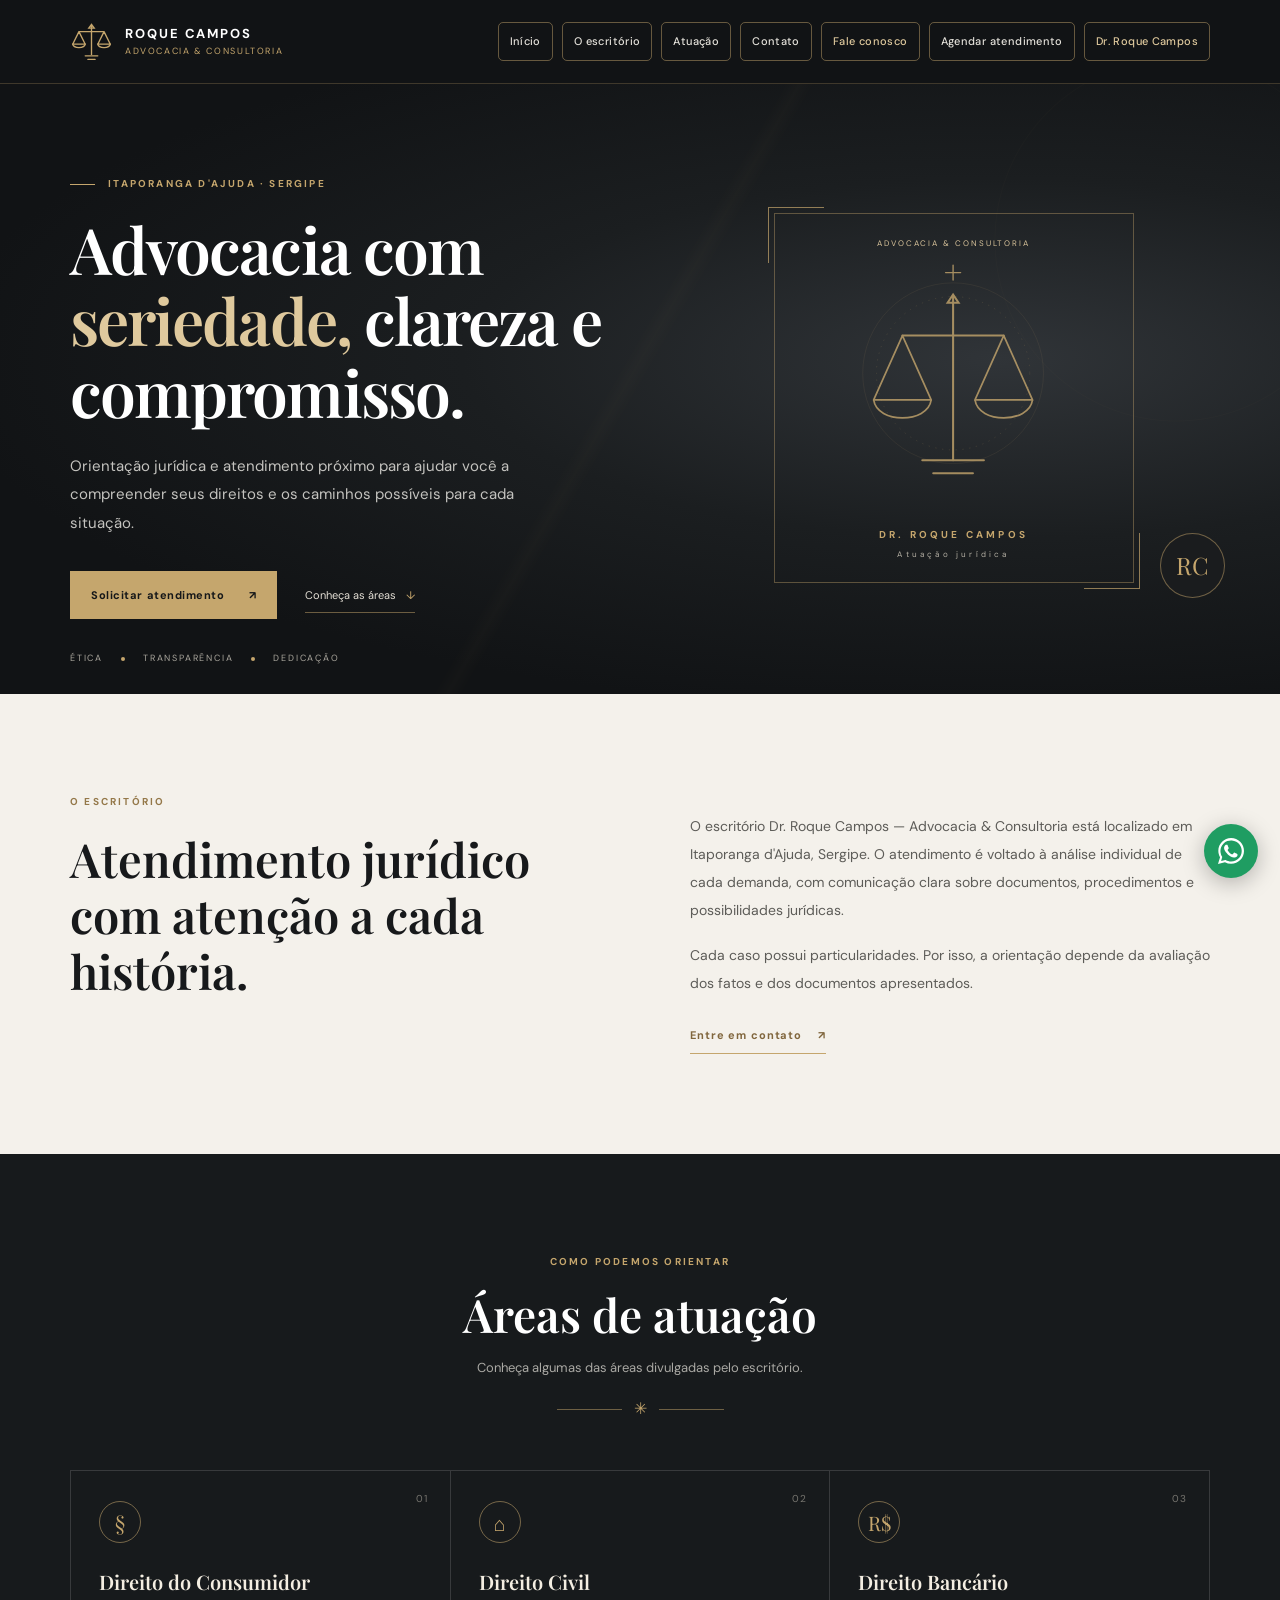
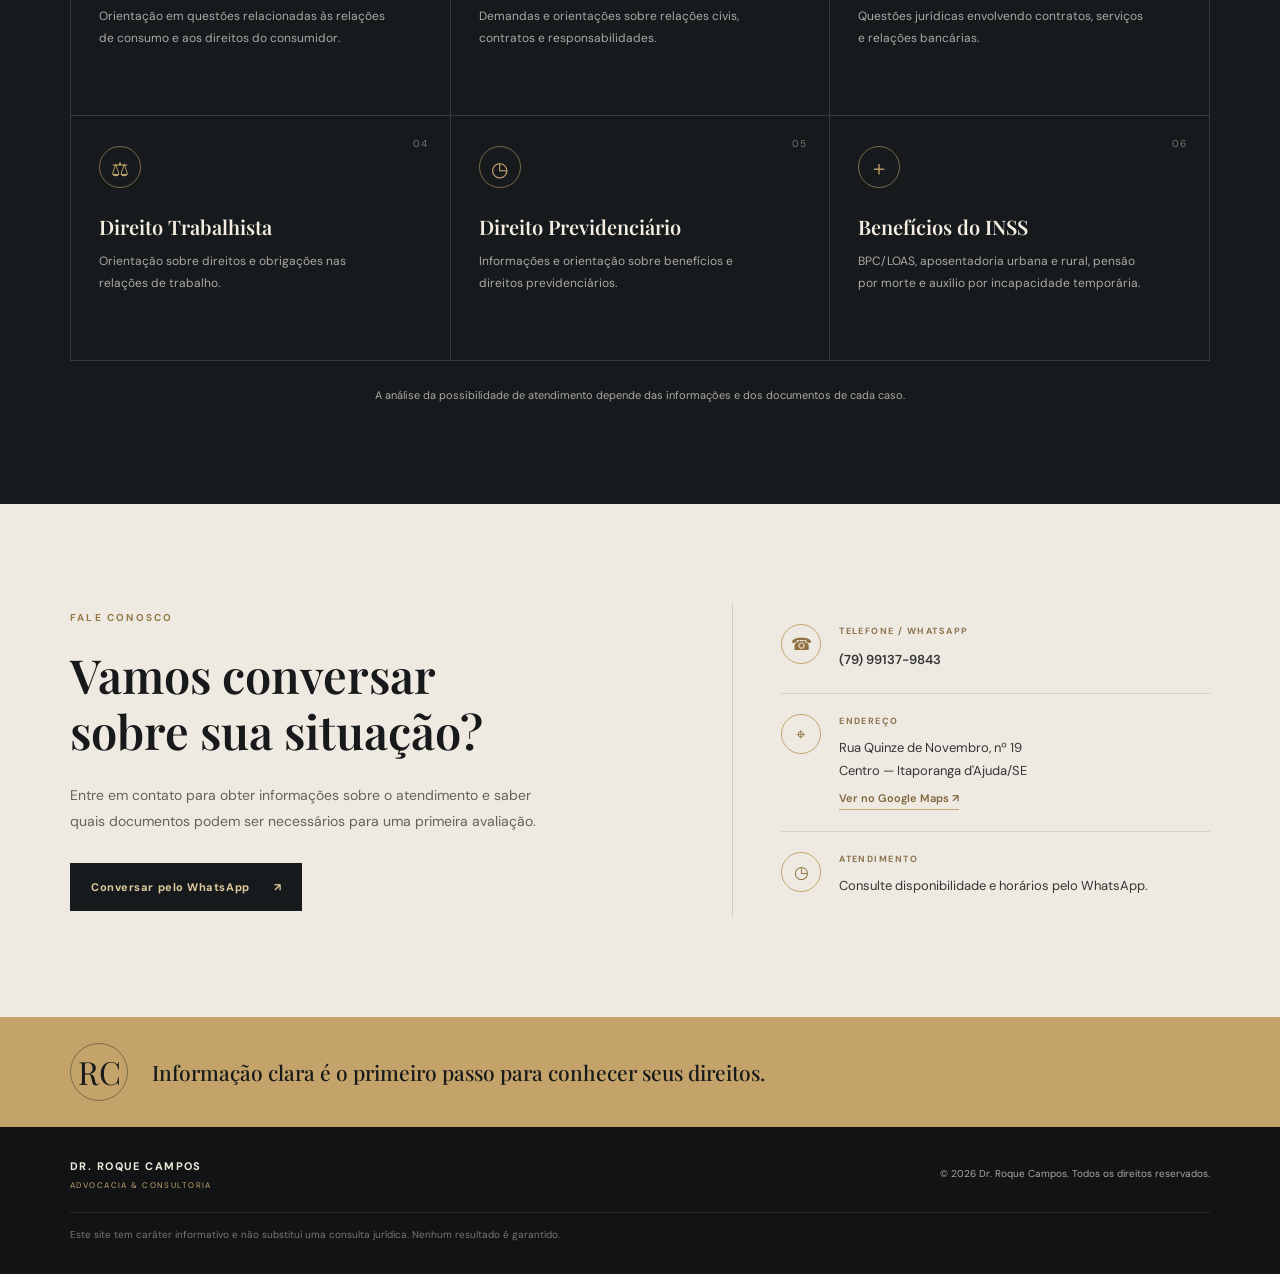
<file: index.html>
<!DOCTYPE html>
<html lang="pt-BR">
<head>
  <meta charset="UTF-8">
  <meta name="viewport" content="width=device-width, initial-scale=1.0">
  <meta name="theme-color" content="#111315">
  <meta name="description" content="Dr. Roque Campos — Advocacia & Consultoria em Itaporanga d'Ajuda, Sergipe. Atendimento em Direito do Consumidor, Civil, Bancário, Trabalhista e Previdenciário.">
  <title>Dr. Roque Campos | Advocacia & Consultoria</title>
  <link rel="preconnect" href="https://fonts.googleapis.com">
  <link rel="preconnect" href="https://fonts.gstatic.com" crossorigin>
  <link href="https://fonts.googleapis.com/css2?family=DM+Sans:wght@400;500;600;700&family=Playfair+Display:wght@500;600;700&display=swap" rel="stylesheet">
  <link rel="stylesheet" href="style.css">
</head>
<body>
  <a class="skip-link" href="#inicio">Pular para o conteúdo</a>
  <header class="site-header">
    <div class="container nav-wrap">
      <a class="brand" href="#inicio" aria-label="Dr. Roque Campos — início">
        <span class="brand-mark" aria-hidden="true">
          <svg viewBox="0 0 48 48" fill="none">
            <path d="M24 5v34M10 13h28M24 5l-3 4h6l-3-4Z" stroke="currentColor" stroke-width="1.5"/>
            <path d="m10 13-7 14h14L10 13Zm28 0-7 14h14L38 13Z" stroke="currentColor" stroke-width="1.5" stroke-linejoin="round"/>
            <path d="M3 27c1 5 13 5 14 0M31 27c1 5 13 5 14 0M17 40h14M20 44h8" stroke="currentColor" stroke-width="1.5" stroke-linecap="round"/>
          </svg>
        </span>
        <span class="brand-copy"><strong>ROQUE CAMPOS</strong><small>ADVOCACIA &amp; CONSULTORIA</small></span>
      </a>
      <button class="menu-toggle" aria-label="Abrir menu" aria-expanded="false" aria-controls="main-nav">
        <span></span><span></span><span></span>
      </button>
      <nav id="main-nav" class="main-nav" aria-label="Navegação principal">
        <a href="#inicio">Início</a>
        <a href="#escritorio">O escritório</a>
        <a href="#atuacao">Atuação</a>
        <a href="#contato">Contato</a>
        <a class="nav-cta" href="https://wa.me/5579991379843" target="_blank" rel="noopener">Fale conosco</a>
        <a href="agendamento.html">Agendar atendimento</a>
        <a class="nav-cta" href="admin-v2.html">Dr. Roque Campos</a>
      </nav>
    </div>
  </header>

  <main>
    <section class="hero" id="inicio">
      <div class="hero-pattern" aria-hidden="true"></div>
      <div class="container hero-grid">
        <div class="hero-content">
          <p class="eyebrow"><span></span> ITAPORANGA D'AJUDA · SERGIPE</p>
          <h1>Advocacia com <em>seriedade,</em> clareza e compromisso.</h1>
          <p class="hero-lead">Orientação jurídica e atendimento próximo para ajudar você a compreender seus direitos e os caminhos possíveis para cada situação.</p>
          <div class="hero-actions">
            <a class="button button-gold" href="https://wa.me/5579991379843?text=Ol%C3%A1%2C%20gostaria%20de%20mais%20informa%C3%A7%C3%B5es%20sobre%20o%20atendimento." target="_blank" rel="noopener">Solicitar atendimento <span aria-hidden="true">↗</span></a>
            <a class="text-link" href="#atuacao">Conheça as áreas <span aria-hidden="true">↓</span></a>
          </div>
        </div>
        <div class="hero-art" aria-label="Símbolo da Justiça">
          <div class="art-frame">
            <div class="art-topline">ADVOCACIA &amp; CONSULTORIA</div>
            <svg class="justice-art" viewBox="0 0 360 430" fill="none" role="img" aria-label="Ilustração minimalista da balança da Justiça">
              <circle cx="180" cy="180" r="132" stroke="currentColor" stroke-opacity=".16"/>
              <circle cx="180" cy="180" r="112" stroke="currentColor" stroke-opacity=".28" stroke-dasharray="2 8"/>
              <path d="M180 65v242M106 125h148M180 65l-8 12h16l-8-12Z" stroke="currentColor" stroke-width="3" stroke-linecap="round"/>
              <path d="m106 125-42 94h84l-42-94Zm148 0-42 94h84l-42-94Z" stroke="currentColor" stroke-width="2.5" stroke-linejoin="round"/>
              <path d="M64 219c5 35 79 35 84 0M212 219c5 35 79 35 84 0" stroke="currentColor" stroke-width="2.5"/>
              <path d="M135 307h90M151 326h58" stroke="currentColor" stroke-width="3" stroke-linecap="round"/>
              <path d="M180 22v22M169 33h22" stroke="currentColor" stroke-width="2" stroke-linecap="round"/>
            </svg>
            <div class="art-caption"><strong>DR. ROQUE CAMPOS</strong><span>Atuação jurídica</span></div>
          </div>
          <span class="hero-seal">RC</span>
        </div>
      </div>
      <div class="hero-bottom container"><span>ÉTICA</span><i></i><span>TRANSPARÊNCIA</span><i></i><span>DEDICAÇÃO</span></div>
    </section>

    <section class="intro section" id="escritorio">
      <div class="container intro-grid">
        <div>
          <p class="eyebrow eyebrow-dark">O ESCRITÓRIO</p>
          <h2>Atendimento jurídico com atenção a cada história.</h2>
        </div>
        <div class="intro-copy">
          <p>O escritório Dr. Roque Campos — Advocacia &amp; Consultoria está localizado em Itaporanga d'Ajuda, Sergipe. O atendimento é voltado à análise individual de cada demanda, com comunicação clara sobre documentos, procedimentos e possibilidades jurídicas.</p>
          <p>Cada caso possui particularidades. Por isso, a orientação depende da avaliação dos fatos e dos documentos apresentados.</p>
          <a class="under-link" href="#contato">Entre em contato <span aria-hidden="true">↗</span></a>
        </div>
      </div>
    </section>

    <section class="practice section" id="atuacao">
      <div class="container">
        <div class="section-heading">
          <p class="eyebrow">COMO PODEMOS ORIENTAR</p>
          <h2>Áreas de atuação</h2>
          <p>Conheça algumas das áreas divulgadas pelo escritório.</p>
          <div class="heading-rule"><span>✳</span></div>
        </div>
        <div class="practice-grid">
          <article class="practice-card">
            <span class="card-number">01</span><span class="practice-icon">§</span>
            <h3>Direito do Consumidor</h3><p>Orientação em questões relacionadas às relações de consumo e aos direitos do consumidor.</p>
          </article>
          <article class="practice-card">
            <span class="card-number">02</span><span class="practice-icon">⌂</span>
            <h3>Direito Civil</h3><p>Demandas e orientações sobre relações civis, contratos e responsabilidades.</p>
          </article>
          <article class="practice-card">
            <span class="card-number">03</span><span class="practice-icon">R$</span>
            <h3>Direito Bancário</h3><p>Questões jurídicas envolvendo contratos, serviços e relações bancárias.</p>
          </article>
          <article class="practice-card">
            <span class="card-number">04</span><span class="practice-icon">⚖</span>
            <h3>Direito Trabalhista</h3><p>Orientação sobre direitos e obrigações nas relações de trabalho.</p>
          </article>
          <article class="practice-card">
            <span class="card-number">05</span><span class="practice-icon">◷</span>
            <h3>Direito Previdenciário</h3><p>Informações e orientação sobre benefícios e direitos previdenciários.</p>
          </article>
          <article class="practice-card">
            <span class="card-number">06</span><span class="practice-icon">＋</span>
            <h3>Benefícios do INSS</h3><p>BPC/LOAS, aposentadoria urbana e rural, pensão por morte e auxílio por incapacidade temporária.</p>
          </article>
        </div>
        <div class="practice-note">A análise da possibilidade de atendimento depende das informações e dos documentos de cada caso.</div>
      </div>
    </section>

    <section class="contact section" id="contato">
      <div class="container contact-grid">
        <div class="contact-copy">
          <p class="eyebrow eyebrow-dark">FALE CONOSCO</p>
          <h2>Vamos conversar sobre sua situação?</h2>
          <p>Entre em contato para obter informações sobre o atendimento e saber quais documentos podem ser necessários para uma primeira avaliação.</p>
          <a class="button button-dark" href="https://wa.me/5579991379843?text=Ol%C3%A1%2C%20gostaria%20de%20solicitar%20informa%C3%A7%C3%B5es%20sobre%20o%20atendimento." target="_blank" rel="noopener">Conversar pelo WhatsApp <span aria-hidden="true">↗</span></a>
        </div>
        <div class="contact-details">
          <div class="detail-row"><span class="detail-icon">☎</span><div><small>TELEFONE / WHATSAPP</small><a href="https://wa.me/5579991379843" target="_blank" rel="noopener">(79) 99137-9843</a></div></div>
          <div class="detail-row"><span class="detail-icon">⌖</span><div><small>ENDEREÇO</small><p>Rua Quinze de Novembro, nº 19<br>Centro — Itaporanga d'Ajuda/SE</p><a class="map-link" href="https://www.google.com/maps/search/?api=1&query=Rua+Quinze+de+Novembro+19+Itaporanga+d%27Ajuda+SE" target="_blank" rel="noopener">Ver no Google Maps ↗</a></div></div>
          <div class="detail-row"><span class="detail-icon">◷</span><div><small>ATENDIMENTO</small><p>Consulte disponibilidade e horários pelo WhatsApp.</p></div></div>
        </div>
      </div>
    </section>
    <section class="closing">
      <div class="container closing-inner"><span class="closing-mark">RC</span><p>Informação clara é o primeiro passo para conhecer seus direitos.</p></div>
    </section>
  </main>

  <footer class="site-footer">
    <div class="container footer-inner">
      <a class="footer-brand" href="#inicio">DR. ROQUE CAMPOS <span>ADVOCACIA &amp; CONSULTORIA</span></a>
      <p>© <span id="year"></span> Dr. Roque Campos. Todos os direitos reservados.</p>
      <p class="disclaimer">Este site tem caráter informativo e não substitui uma consulta jurídica. Nenhum resultado é garantido.</p>
    </div>
  </footer>

  <a class="whatsapp-float" href="https://wa.me/5579991379843" target="_blank" rel="noopener" aria-label="Fale pelo WhatsApp">
    <svg viewBox="0 0 24 24" aria-hidden="true"><path d="M20.5 3.5A11.8 11.8 0 0 0 12.1 0C5.6 0 .3 5.3.3 11.8c0 2.1.6 4.2 1.6 6L0 24l6.4-1.7a12 12 0 0 0 5.7 1.5h.1c6.5 0 11.8-5.3 11.8-11.8 0-3.2-1.2-6.2-3.5-8.5ZM12.1 21.8c-1.8 0-3.5-.5-5-1.4l-.4-.2-3.8 1 1-3.7-.2-.4a9.8 9.8 0 1 1 8.4 4.7Zm5.4-7.3c-.3-.2-1.8-.9-2.1-1-.3-.1-.5-.2-.7.2-.2.3-.8 1-1 1.2-.2.2-.4.2-.7.1-.3-.2-1.3-.5-2.4-1.5-.9-.8-1.5-1.8-1.7-2.1-.2-.3 0-.5.1-.6l.5-.6c.2-.2.2-.3.3-.5.1-.2 0-.4 0-.6-.1-.2-.7-1.7-.9-2.3-.2-.6-.5-.5-.7-.5h-.6c-.2 0-.6.1-.9.4-.3.3-1.1 1.1-1.1 2.6s1.1 3 1.2 3.2c.2.2 2.2 3.4 5.3 4.7.7.3 1.3.5 1.7.6.7.2 1.4.2 1.9.1.6-.1 1.8-.7 2.1-1.4.3-.7.3-1.3.2-1.4-.1-.1-.3-.2-.6-.4Z"/></svg>
  </a>
  <script src="script.js"></script>
</body>
</html>
</file>
<file: style.css>
@import url('https://fonts.googleapis.com/css2?family=DM+Sans:wght@400;500;600;700&family=Playfair+Display:wght@500;600;700&display=swap');

:root{
--ink:#17191b;
--ink-2:#222629;
--paper:#f4f1eb;
--white:#fff;
--gold:#c5a66d;
--gold-light:#dfc99d;
--muted:#a7a49d;
--line:rgba(255,255,255,.14);
--serif:"Playfair Display",Georgia,serif;
--sans:"DM Sans",Arial,sans-serif
}

*{box-sizing:border-box}
html{scroll-behavior:smooth;scroll-padding-top:90px}
body{margin:0;background:var(--paper);color:var(--ink);font-family:var(--sans);line-height:1.65}
a{color:inherit;text-decoration:none}
.container{width:min(1140px,calc(100% - 48px));margin:auto}
.skip-link{position:absolute;left:-9999px;top:10px;background:#fff;padding:10px;z-index:999}
.skip-link:focus{left:10px}

.site-header{height:84px;background:#111315;color:#fff;position:sticky;top:0;z-index:50;border-bottom:1px solid rgba(197,166,109,.25)}
.nav-wrap{height:100%;display:flex;align-items:center;justify-content:space-between}
.brand{display:flex;align-items:center;gap:12px}
.brand-mark{width:43px;height:43px;color:var(--gold)}
.brand-mark svg{width:100%;height:100%}
.brand-copy{display:flex;flex-direction:column;line-height:1.2;letter-spacing:.12em}
.brand-copy strong{font-size:13px;font-weight:700}
.brand-copy small{font-size:9px;color:var(--gold);letter-spacing:.18em;margin-top:5px}

/* MENU PRINCIPAL */
.main-nav{
display:flex;
align-items:center;
gap:9px;
font-size:11px;
font-weight:500;
letter-spacing:.035em;
color:#e4e1da
}

/* BORDAS DOURADAS SUAVES EM TODOS OS LINKS */
.main-nav a{
display:block;
border:1px solid rgba(197,166,109,.48);
border-radius:5px;
padding:9px 11px;
box-sizing:border-box;
text-align:center;
transition:border-color .25s ease,background .25s ease,color .25s ease;
}

.main-nav a:not(.nav-cta):hover{
color:var(--gold-light);
border-color:rgba(223,201,157,.8);
background:rgba(197,166,109,.06);
}

.nav-cta{
border:1px solid rgba(197,166,109,.48);
padding:9px 11px;
color:var(--gold-light);
transition:border-color .25s ease,background .25s ease,color .25s ease;
}

.nav-cta:hover{
background:rgba(197,166,109,.12);
border-color:var(--gold-light);
color:var(--gold-light);
}

.menu-toggle{display:none;background:none;border:0;padding:8px}
.menu-toggle span{display:block;width:25px;height:2px;background:var(--gold);margin:5px}

.hero{position:relative;overflow:hidden;background:radial-gradient(ellipse at 78% 45%,#303438 0,#1b1e20 38%,#111315 75%);color:#fff;padding:92px 0 28px;min-height:590px}
.hero-pattern{position:absolute;inset:0;opacity:.12;background-image:linear-gradient(120deg,transparent 48%,rgba(197,166,109,.2) 49%,transparent 50%),radial-gradient(circle at 80% 30%,transparent 0 180px,rgba(197,166,109,.18) 181px,transparent 182px);background-size:100% 100%,520px 520px;background-position:center,right top;background-repeat:no-repeat}
.hero-grid{position:relative;display:grid;grid-template-columns:1.05fr .95fr;align-items:center;gap:60px;min-height:430px}
.eyebrow{font-size:10px;letter-spacing:.22em;font-weight:700;color:var(--gold);margin:0 0 20px}
.eyebrow span{display:inline-block;width:25px;height:1px;background:var(--gold);vertical-align:middle;margin-right:9px}
.hero h1{font:600 clamp(42px,5vw,65px)/1.12 var(--serif);max-width:620px;margin:0 0 24px;letter-spacing:-.03em}
.hero h1 em{font-style:normal;color:var(--gold-light)}
.hero-lead{color:#c4c3bf;font-size:15px;max-width:490px;line-height:1.9}
.hero-actions{display:flex;align-items:center;gap:28px;margin-top:34px}
.button{display:inline-flex;align-items:center;gap:24px;padding:15px 21px;font-size:11px;font-weight:700;letter-spacing:.05em;transition:.2s}
.button-gold{background:var(--gold);color:#151719}
.button-gold:hover{background:var(--gold-light);transform:translateY(-2px)}
.text-link{font-size:11px;color:#e5e0d6;border-bottom:1px solid rgba(197,166,109,.5);padding:8px 0}
.text-link span{color:var(--gold);margin-left:7px}
.hero-art{height:410px;position:relative;display:flex;align-items:center;justify-content:center}
.art-frame{width:min(360px,100%);height:370px;border:1px solid rgba(197,166,109,.4);position:relative;display:flex;align-items:center;justify-content:center;color:var(--gold)}
.art-frame:before,.art-frame:after{content:"";position:absolute;width:55px;height:55px;border-color:var(--gold);border-style:solid;opacity:.7}
.art-frame:before{top:-7px;left:-7px;border-width:1px 0 0 1px}
.art-frame:after{bottom:-7px;right:-7px;border-width:0 1px 1px 0}
.art-topline{position:absolute;top:23px;font-size:8px;letter-spacing:.24em;color:#d7c29a}
.justice-art{width:90%;height:80%;color:var(--gold);opacity:.8}
.art-caption{position:absolute;bottom:20px;display:flex;flex-direction:column;text-align:center;letter-spacing:.2em}
.art-caption strong{font-size:10px}
.art-caption span{font-size:8px;color:#b5b0a4;margin-top:5px}
.hero-seal{position:absolute;right:-15px;bottom:5px;border:1px solid rgba(197,166,109,.5);width:65px;height:65px;border-radius:50%;display:grid;place-items:center;color:var(--gold);font:24px var(--serif);background:#1a1c1e}
.hero-bottom{position:relative;display:flex;align-items:center;gap:18px;color:#aaa69d;font-size:9px;letter-spacing:.2em;margin-top:32px}
.hero-bottom i{width:4px;height:4px;background:var(--gold);border-radius:50%}

.section{padding:100px 0}
.intro{background:var(--paper)}
.intro-grid{display:grid;grid-template-columns:1fr 1fr;gap:100px;align-items:start}
.eyebrow-dark{color:#947849}
.intro h2,.contact h2{font:600 clamp(32px,4vw,47px)/1.2 var(--serif);margin:0;max-width:470px}
.intro-copy{padding-top:18px;color:#5d5c58;font-size:14px;line-height:2}
.intro-copy p{margin:0 0 17px}
.under-link{display:inline-block;color:#80663d;font-weight:700;font-size:11px;letter-spacing:.08em;margin-top:10px;border-bottom:1px solid var(--gold);padding-bottom:7px}
.under-link span{margin-left:12px}

.practice{background:#171a1c;color:#fff}
.section-heading{text-align:center;margin:0 auto 48px}
.section-heading .eyebrow{margin-bottom:12px}
.section-heading h2{font:600 clamp(34px,4vw,46px) var(--serif);margin:0}
.section-heading>p:not(.eyebrow){color:#aaa9a4;font-size:13px;margin:12px 0}
.heading-rule{display:flex;align-items:center;justify-content:center;gap:12px;color:var(--gold);margin-top:18px}
.heading-rule:before,.heading-rule:after{content:"";width:65px;height:1px;background:rgba(197,166,109,.5)}
.practice-grid{display:grid;grid-template-columns:repeat(3,1fr);border-top:1px solid var(--line);border-left:1px solid var(--line)}
.practice-card{min-height:245px;padding:30px 28px;position:relative;border-right:1px solid var(--line);border-bottom:1px solid var(--line);transition:.25s}
.practice-card:hover{background:#202427}
.card-number{position:absolute;right:22px;top:20px;color:#77756f;font-size:10px;letter-spacing:.1em}
.practice-icon{display:grid;place-items:center;width:42px;height:42px;border:1px solid rgba(197,166,109,.55);border-radius:50%;color:var(--gold);font:20px var(--serif);margin-bottom:25px}
.practice-card h3{font:600 20px var(--serif);margin:0 0 11px;color:#f4eee2}
.practice-card p{font-size:12px;line-height:1.8;color:#aaa9a4;margin:0;max-width:290px}
.practice-note{font-size:11px;color:#aaa9a4;text-align:center;margin-top:25px}

.contact{background:#eeeae2}
.contact-grid{display:grid;grid-template-columns:1fr .85fr;gap:100px;align-items:center}
.contact-copy>p:not(.eyebrow){font-size:14px;line-height:1.9;color:#65625c;max-width:480px;margin:22px 0 28px}
.button-dark{background:#171a1c;color:var(--gold-light)}
.button-dark:hover{background:#303538;transform:translateY(-2px)}
.contact-details{border-left:1px solid #d4cbbd;padding-left:48px}
.detail-row{display:flex;gap:18px;padding:20px 0;border-bottom:1px solid #d8d0c3}
.detail-row:last-child{border:0}
.detail-icon{width:40px;height:40px;flex:0 0 40px;border:1px solid #c5a66d;border-radius:50%;display:grid;place-items:center;color:#8e7041;font-size:17px}
.detail-row small{display:block;font-size:9px;letter-spacing:.16em;color:#8b744e;font-weight:700;margin:0 0 7px}
.detail-row p,.detail-row a{font-size:13px;color:#343535;margin:0;line-height:1.8}
.detail-row a{font-weight:600}
.detail-row .map-link{display:inline-block;font-size:11px;color:#80663d;margin-top:7px;border-bottom:1px solid #c5a66d}

.closing{background:#c3a36a;color:#17191b}
.closing-inner{min-height:110px;display:flex;align-items:center;gap:24px}
.closing-mark{font:32px var(--serif);border:1px solid rgba(23,25,27,.4);width:58px;height:58px;display:grid;place-items:center;border-radius:50%}
.closing p{font:500 21px var(--serif);margin:0}

.site-footer{background:#111315;color:#aaa9a4;padding:30px 0}
.footer-inner{display:grid;grid-template-columns:1fr auto;gap:10px 30px;align-items:center}
.footer-brand{font-size:11px;letter-spacing:.13em;color:#f0e9dc;font-weight:700}
.footer-brand span{display:block;font-size:8px;color:var(--gold);font-weight:400;margin-top:4px}
.footer-inner p{font-size:10px;margin:0;text-align:right}
.footer-inner .disclaimer{grid-column:1/-1;text-align:left;color:#777873;border-top:1px solid #292c2e;padding-top:14px;margin-top:10px}

.whatsapp-float{position:fixed;right:22px;bottom:22px;width:54px;height:54px;border-radius:50%;background:#1f9d62;display:grid;place-items:center;box-shadow:0 5px 22px #0004;z-index:40;transition:.2s}
.whatsapp-float:hover{transform:translateY(-3px)}
.whatsapp-float svg{width:26px;height:26px;fill:#fff}

@media(max-width:850px){
.main-nav{gap:8px}
.hero-grid{gap:25px}
.hero h1{font-size:50px}
.intro-grid,.contact-grid{gap:50px}
.contact-details{padding-left:28px}
}

@media(max-width:680px){
.container{width:min(100% - 36px,520px)}
.site-header{height:72px}
.brand-mark{width:38px;height:38px}
.menu-toggle{display:block;cursor:pointer}

.main-nav{
display:none;
position:absolute;
top:72px;
left:0;
right:0;
background:#111315;
padding:18px 24px 25px;
flex-direction:column;
align-items:stretch;
gap:9px;
border-top:1px solid #303234
}

.main-nav.open{display:flex}

.main-nav a,
.main-nav .nav-cta{
width:100%;
padding:12px 10px;
margin:0;
border:1px solid rgba(197,166,109,.48);
border-radius:5px;
text-align:center;
}

.main-nav a:hover{
border-color:rgba(223,201,157,.8);
background:rgba(197,166,109,.06);
}

.hero{padding:65px 0 25px}
.hero-grid{grid-template-columns:1fr;gap:25px}
.hero h1{font-size:clamp(40px,11vw,55px)}
.hero-lead{font-size:14px}
.hero-art{height:300px}
.art-frame{height:285px;width:270px}
.justice-art{height:78%}
.hero-seal{right:calc(50% - 160px);bottom:0;width:52px;height:52px;font-size:20px}
.hero-bottom{gap:10px;font-size:8px;justify-content:center;margin-top:20px}
.section{padding:70px 0}
.intro-grid,.contact-grid{grid-template-columns:1fr;gap:22px}
.intro-copy{padding-top:0}
.practice-grid{grid-template-columns:1fr 1fr}
.practice-card{padding:23px 18px;min-height:235px}
.practice-card h3{font-size:18px}
.practice-card p{font-size:11px}
.contact-details{border-left:0;border-top:1px solid #d4cbbd;padding:15px 0 0}
.closing-inner{min-height:100px;gap:16px}
.closing p{font-size:17px}
.footer-inner{grid-template-columns:1fr;gap:12px}
.footer-inner p{text-align:left}
.footer-inner .disclaimer{grid-column:auto}
.whatsapp-float{right:15px;bottom:15px;width:50px;height:50px}
}

@media(max-width:390px){
.practice-grid{grid-template-columns:1fr}
.practice-card{min-height:0}
.hero-actions{gap:17px;flex-wrap:wrap}
.button{padding:14px 16px}
}
</file>
